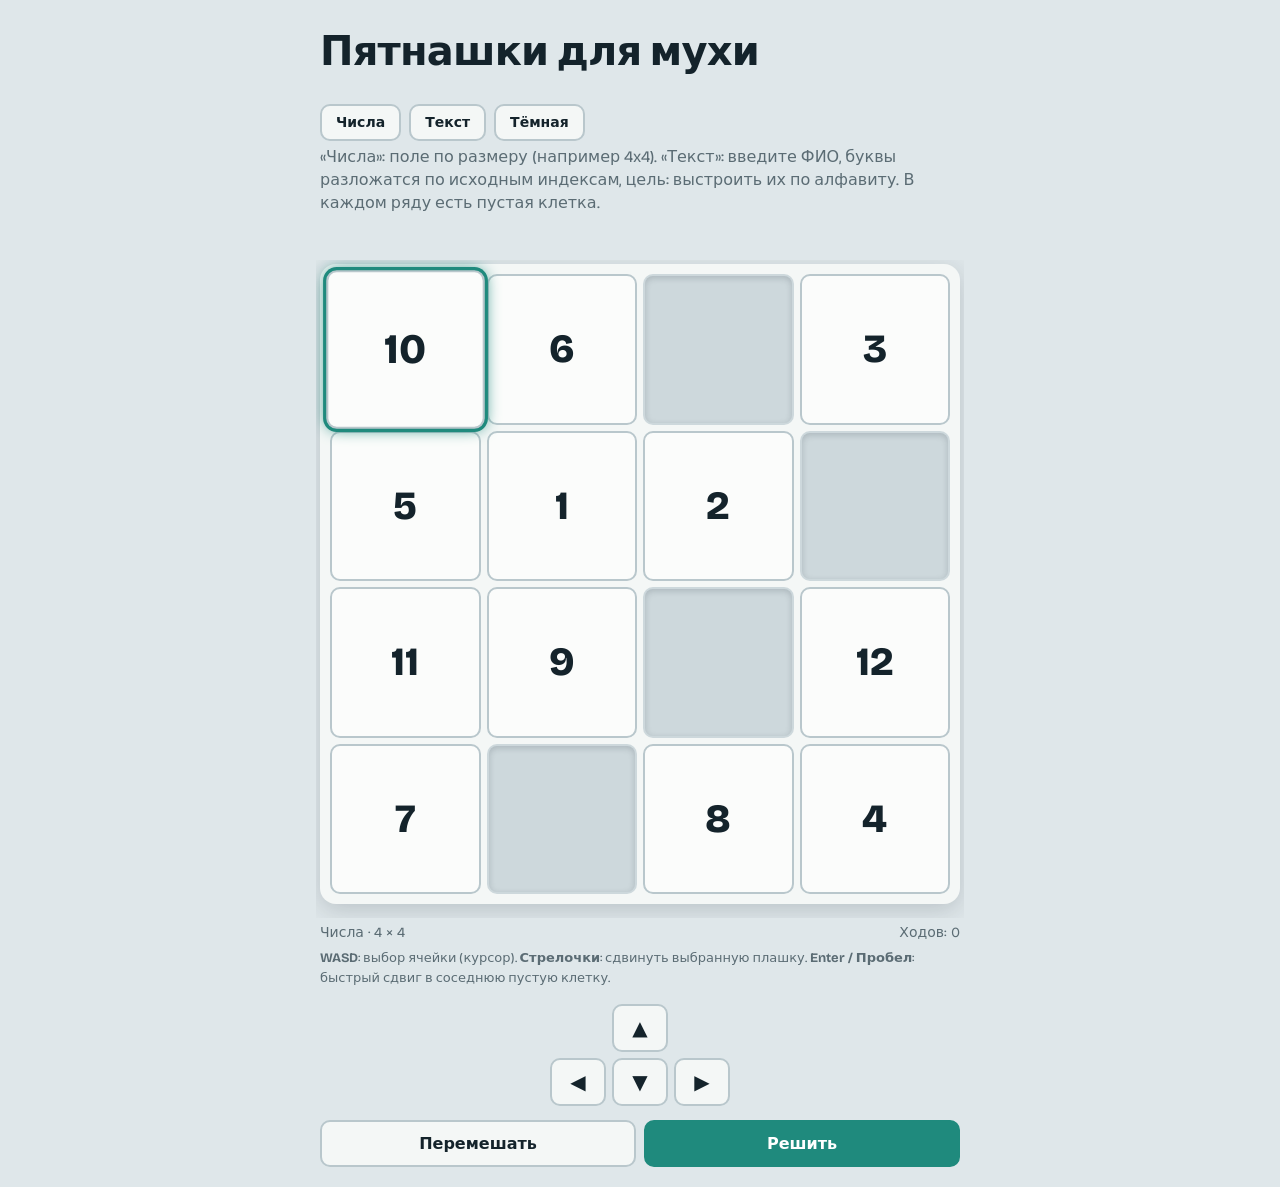
<file: index.html>
<!DOCTYPE html>
<html lang="ru">
<head>
<meta charset="utf-8">
<meta name="viewport" content="width=device-width, initial-scale=1, viewport-fit=cover">
<title>Пятнашки для мухи</title>
<link rel="stylesheet" href="https://fonts.googleapis.com/css2?family=Bricolage+Grotesque:wght@500;700;800&display=swap">
<style>
/* Светлая тема (по умолчанию) */
:root{--bg:#dfe7ea;--panel:#f4f7f6;--ink:#14232b;--muted:#5b6c74;--tile:#fbfcfb;--tile-edge:#b9c7cc;--hole:#cdd8dc;--accent:#1f8a7d;--accent-ink:#fff;--warn:#b3402f;--shadow:rgba(20,35,43,.18);color-scheme:light}
/* Тёмная тема */
:root[data-theme="dark"]{--bg:#0f1a1f;--panel:#17262d;--ink:#e6eef0;--muted:#8fa3ab;--tile:#223841;--tile-edge:#34505b;--hole:#0c1519;--accent:#47c2b2;--accent-ink:#06211d;--warn:#ff8f7a;--shadow:rgba(0,0,0,.5);color-scheme:dark}
@media (prefers-color-scheme:dark){:root:not([data-theme]){--bg:#0f1a1f;--panel:#17262d;--ink:#e6eef0;--muted:#8fa3ab;--tile:#223841;--tile-edge:#34505b;--hole:#0c1519;--accent:#47c2b2;--accent-ink:#06211d;--warn:#ff8f7a;--shadow:rgba(0,0,0,.5);color-scheme:dark}}
*{box-sizing:border-box}
html,body{margin:0}
body{background:var(--bg);color:var(--ink);font-family:"Bricolage Grotesque",system-ui,-apple-system,"Segoe UI",sans-serif;min-height:100vh;padding:max(20px,env(safe-area-inset-top)) 16px max(20px,env(safe-area-inset-bottom));display:flex;justify-content:center;transition:background .2s,color .2s}
main{width:100%;max-width:640px;min-width:0}
.top{display:flex;justify-content:space-between;align-items:start;gap:12px;flex-wrap:wrap}
h1{font-size:clamp(28px,6vw,40px);font-weight:800;letter-spacing:-.02em;margin:8px 0 4px}
.tools{display:flex;gap:8px;flex-wrap:wrap;margin-top:12px}
.lead{color:var(--muted);margin:4px 0 16px;line-height:1.45}
input[type=text]{font:inherit;font-size:18px;font-weight:700;color:var(--ink);background:var(--bg);border:2px solid var(--tile-edge);border-radius:10px;padding:10px 12px;width:100%;text-transform:uppercase}
input:focus-visible,button:focus-visible{outline:3px solid var(--accent);outline-offset:2px}
button{font:inherit;font-weight:700;border-radius:10px;padding:12px 18px;cursor:pointer;background:var(--panel);color:var(--ink);border:2px solid var(--tile-edge)}
button.primary{background:var(--accent);color:var(--accent-ink);border-color:var(--accent)}
button.small{padding:8px 14px;font-size:14px}
button:active{transform:translateY(1px)}
button:disabled{opacity:.5;cursor:not-allowed}
#msg{min-height:1.4em;margin:0 0 10px;font-size:14px;color:var(--muted)}
#msg.err{color:var(--warn)}
#msg.win{color:var(--accent);font-weight:700}
#wrap{overflow-x:auto;padding:4px 4px 14px;margin:0 -4px}
#board{display:grid;gap:6px;padding:10px;background:var(--panel);border-radius:16px;box-shadow:0 6px 24px var(--shadow);user-select:none;-webkit-user-select:none}
.cell{aspect-ratio:1;min-width:0;border-radius:10px;display:flex;align-items:center;justify-content:center;text-align:center;overflow:hidden;font-weight:800;font-size:var(--fs,24px);line-height:1;background:var(--tile);border:2px solid var(--tile-edge);cursor:pointer;transition:transform .12s,box-shadow .12s}
.cell.ok{border-color:var(--accent);color:var(--accent)}
.cell.hole{background:var(--hole);border-color:transparent;box-shadow:inset 0 2px 6px var(--shadow)}
.cell.sel{box-shadow:0 0 0 3px var(--accent),0 0 14px var(--accent);transform:scale(1.05);z-index:1;position:relative}
.cell.hole.sel{box-shadow:inset 0 0 0 3px var(--accent),0 0 10px var(--accent);transform:none}
.hint{margin:8px 0 0;font-size:13px;color:var(--muted);line-height:1.5}
.status{display:flex;justify-content:space-between;gap:12px;margin-top:6px;font-size:14px;color:var(--muted);flex-wrap:wrap}
.actions{display:flex;gap:8px;margin-top:14px;flex-wrap:wrap}
.actions button{flex:1 1 140px}
.pad{display:grid;grid-template-columns:repeat(3,56px);grid-template-rows:repeat(2,48px);gap:6px;margin:16px auto 0;justify-content:center}
.pad button{padding:0;font-size:20px}
.pad .up{grid-column:2;grid-row:1}.pad .lt{grid-column:1;grid-row:2}.pad .dn{grid-column:2;grid-row:2}.pad .rt{grid-column:3;grid-row:2}
.overlay{position:fixed;inset:0;background:rgba(5,12,15,.6);display:none;align-items:center;justify-content:center;padding:20px;z-index:10}
.overlay.open{display:flex}
.dialog{background:var(--panel);border-radius:20px;padding:24px;width:100%;max-width:360px;text-align:center;box-shadow:0 20px 60px var(--shadow)}
.dialog.wide{max-width:520px;text-align:left;max-height:90vh;overflow:auto}
.dialog h2{margin:0 0 6px;font-size:22px}
.dialog p{margin:0 0 14px;color:var(--muted);line-height:1.4}
#preview,#sizeInfo{margin:12px 0;padding:10px;border-radius:10px;background:var(--bg);font-size:14px;color:var(--muted)}
#preview .lbl{margin-top:8px}
#preview .prow{display:flex;flex-wrap:wrap;gap:4px;margin-top:4px}
#preview .chip{padding:1px 6px;border-radius:6px;background:var(--tile);border:1px solid var(--tile-edge);color:var(--ink);font-weight:700;text-align:center;min-width:26px}
#preview .chip small{display:block;font-size:10px;font-weight:500;color:var(--muted)}
#preview .size,#sizeInfo{color:var(--ink);font-weight:700}
#preview.bad .size,#sizeInfo.bad{color:var(--warn)}
.row-btns{display:flex;gap:8px;flex-wrap:wrap}
.row-btns button{flex:1 1 140px}
.sky{position:relative;height:150px;margin-bottom:10px}
#fly{position:absolute;left:50%;top:50%;width:64px;height:64px;margin:-32px 0 0 -32px;animation:orbit 2.4s linear infinite}
#fly svg{width:100%;height:100%;display:block;animation:bob .5s ease-in-out infinite}
.wing{transform-origin:32px 30px;animation:flap .08s linear infinite alternate}
.wing.r{animation-direction:alternate-reverse}
@keyframes orbit{0%{transform:translate(55px,0) rotate(90deg)}25%{transform:translate(0,38px) rotate(180deg)}50%{transform:translate(-55px,0) rotate(270deg)}75%{transform:translate(0,-38px) rotate(360deg)}100%{transform:translate(55px,0) rotate(450deg)}}
@keyframes bob{50%{transform:translateY(-4px)}}
@keyframes flap{from{transform:scaleY(1)}to{transform:scaleY(.35)}}
.track{height:6px;border-radius:3px;background:var(--hole);overflow:hidden;margin-bottom:18px}
.track i{display:block;height:100%;width:35%;background:var(--accent);border-radius:3px;animation:slide 1.3s ease-in-out infinite}
@keyframes slide{0%{margin-left:-35%}100%{margin-left:100%}}
#dialog.done #fly,#dialog.done .track,#dialog.done .sky{display:none}
@media (prefers-reduced-motion:reduce){#fly,#fly svg,.wing,.cell,.track i{animation:none!important;transition:none!important}}
</style>
</head>
<body>
<main>
  <div class="top">
    <h1>Пятнашки для мухи</h1>
    <div class="tools">
      <button id="numBtn" class="small" type="button">Числа</button>
      <button id="textBtn" class="small" type="button">Текст</button>
      <button id="themeBtn" class="small" type="button" aria-label="Переключить тему"></button>
    </div>
  </div>
  <p class="lead">«Числа»: поле по размеру (например 4x4). «Текст»: введите ФИО, буквы разложатся по исходным индексам, цель: выстроить их по алфавиту. В каждом ряду есть пустая клетка.</p>

  <p id="msg" role="status"></p>
  <div id="wrap"><div id="board" aria-label="Игровое поле"></div></div>
  <div class="status"><span id="mode"></span><span>Ходов: <span id="moves">0</span></span></div>
  <p class="hint"><b>WASD</b>: выбор ячейки (курсор). <b>Стрелочки</b>: сдвинуть выбранную плашку. <b>Enter / Пробел</b>: быстрый сдвиг в соседнюю пустую клетку.</p>

  <div class="pad" aria-label="Экранные стрелки для выбранной плитки">
    <button class="up" data-d="up" type="button" aria-label="Плитка вверх">▲</button>
    <button class="lt" data-d="left" type="button" aria-label="Плитка влево">◀</button>
    <button class="dn" data-d="down" type="button" aria-label="Плитка вниз">▼</button>
    <button class="rt" data-d="right" type="button" aria-label="Плитка вправо">▶</button>
  </div>

  <div class="actions">
    <button id="shuffle" type="button">Перемешать</button>
    <button id="solve" class="primary" type="button">Решить</button>
  </div>
</main>

<div id="numMenu" class="overlay" role="dialog" aria-modal="true" aria-labelledby="numTitle">
  <form class="dialog wide" id="numForm">
    <h2 id="numTitle">Поле из чисел</h2>
    <p>Введите размер: «4x4», «3x5» или просто «4». Формат: строки x столбцы.</p>
    <input id="size" type="text" value="4x4" autocomplete="off" spellcheck="false" aria-label="Размер поля">
    <div id="sizeInfo"></div>
    <div class="row-btns">
      <button id="applyNum" class="primary" type="submit">Создать поле</button>
      <button id="closeNum" type="button">Закрыть</button>
    </div>
  </form>
</div>

<form id="textMenu" class="overlay" role="dialog" aria-modal="true" aria-labelledby="textTitle">
  <div class="dialog wide">
    <h2 id="textTitle">Поле из текста</h2>
    <p>Введите строку. Она разобьётся на буквы (всегда в ВЕРХНЕМ РЕГИСТРЕ), встанет в матрицу по исходным индексам. Цель: расставить в алфавитном порядке.</p>
    <input id="fio" type="text" value="ИВАНОВ ИВАН ИВАНОВИЧ" autocomplete="off" spellcheck="false" aria-label="Строка с ФИО">
    <div id="preview"></div>
    <div class="row-btns">
      <button id="applyText" class="primary" type="submit">Создать поле</button>
      <button id="closeText" type="button">Закрыть</button>
    </div>
  </div>
</form>

<div id="modal" class="overlay" role="dialog" aria-modal="true" aria-labelledby="mtitle">
  <div class="dialog" id="dialog">
    <div class="sky">
      <div id="fly">
        <svg viewBox="0 0 64 64" aria-hidden="true">
          <g class="wing"><ellipse cx="18" cy="24" rx="15" ry="8" fill="#9fd6e8" fill-opacity=".75" stroke="#5b8fa3" transform="rotate(-25 18 24)"/></g>
          <g class="wing r"><ellipse cx="46" cy="24" rx="15" ry="8" fill="#9fd6e8" fill-opacity=".75" stroke="#5b8fa3" transform="rotate(25 46 24)"/></g>
          <ellipse cx="32" cy="42" rx="10" ry="15" fill="#2a3a3f"/>
          <ellipse cx="32" cy="26" rx="9" ry="8" fill="#3b4f55"/>
          <circle cx="27" cy="22" r="5" fill="#c8392b"/><circle cx="37" cy="22" r="5" fill="#c8392b"/>
          <circle cx="26" cy="21" r="1.4" fill="#fff"/><circle cx="36" cy="21" r="1.4" fill="#fff"/>
        </svg>
      </div>
    </div>
    <h2 id="mtitle">Муха думает</h2>
    <p id="mtext">Ищет решение, это может занять время.</p>
    <div class="track"><i></i></div>
    <button id="cancel" type="button" style="width:100%">Отмена</button>
  </div>
</div>

<script>
(function(){
  var MAX_ROWS=12, MAX_NUM_COLS=12, MAX_LETTERS=120, MIN_CELL=34;
  var rows=4, cols=4, goal=[], grid=[], moves=0, solving=null, sel=[0,0];
  var textMode=false, startRows=null, modeLabel='Числа';
  var $=function(id){return document.getElementById(id)};
  var board=$('board'), msg=$('msg'), root=document.documentElement;
  function say(t,cls){msg.textContent=t||'';msg.className=cls||''}
  function openDlg(id){$(id).classList.add('open')}
  function closeDlg(id){$(id).classList.remove('open')}

  function applyTheme(t){
    root.setAttribute('data-theme',t);
    $('themeBtn').textContent=t==='dark'?'Светлая':'Тёмная';
  }
  var saved=null;
  try{saved=localStorage.getItem('theme')}catch(e){}
  applyTheme(saved||(window.matchMedia&&matchMedia('(prefers-color-scheme:dark)').matches?'dark':'light'));
  $('themeBtn').addEventListener('click',function(){
    var t=root.getAttribute('data-theme')==='dark'?'light':'dark';
    applyTheme(t);
    try{localStorage.setItem('theme',t)}catch(e){}
  });

  function setGoal(goalRows){
    rows=goalRows.length;
    cols=Math.max.apply(null,goalRows.map(function(r){return r.length}))+1;
    goal=goalRows.map(function(r){var row=r.slice();while(row.length<cols)row.push('');return row});
  }
  
  function numberGoal(r,c){
    var k=1,out=[];
    for(var i=0;i<r;i++){var row=[];for(var j=0;j<c-1;j++)row.push(String(k++));out.push(row)}
    return out;
  }
  
  function isSolved(){
    for(var i=0;i<rows;i++)for(var j=0;j<cols;j++) if(grid[i][j]!==goal[i][j]) return false;
    return true;
  }
  
  function firstTile(){
    for(var i=0;i<rows;i++)for(var j=0;j<cols;j++) if(grid[i][j]!=='') return [i,j];
    return [0,0];
  }
  
  function placeRow(tiles){
    var blanks=cols-tiles.length,pos=[],j;
    for(j=0;j<cols;j++)pos.push(j);
    for(j=cols-1;j>0;j--){var q=Math.floor(Math.random()*(j+1));var t=pos[j];pos[j]=pos[q];pos[q]=t}
    var isBlank={};for(j=0;j<blanks;j++)isBlank[pos[j]]=true;
    var row=[],k=0;
    for(j=0;j<cols;j++) row.push(isBlank[j]?'':tiles[k++]);
    return row;
  }
  
  function generate(){
    var i,j;
    if(textMode){
      // Стартовое состояние: буквы по индексам
      grid=startRows.map(placeRow);
    }else{
      var pool=[];
      goal.forEach(function(r){r.forEach(function(v){if(v)pool.push(v)})});
      // Надежное перемешивание пула
      for(i=pool.length-1;i>0;i--){
          j=Math.floor(Math.random()*(i+1));
          var t=pool[i];pool[i]=pool[j];pool[j]=t;
      }
      var k=0;grid=[];
      for(i=0;i<rows;i++){
        var cnt=0;goal[i].forEach(function(v){if(v)cnt++});
        grid.push(placeRow(pool.slice(k,k+cnt)));
        k+=cnt;
      }
      if(isSolved()&&pool.length>2) return generate();
    }
    moves=0;
    sel=firstTile();
  }

  function render(){
    board.style.gridTemplateColumns='repeat('+cols+',minmax('+MIN_CELL+'px,1fr))';
    board.style.minWidth=(cols*MIN_CELL+(cols-1)*6+20)+'px';
    board.innerHTML='';
    var maxLen=1;
    for(var i=0;i<rows;i++)for(var j=0;j<cols;j++){
      var v=grid[i][j],d=document.createElement('div');
      d.dataset.i=i;d.dataset.j=j;
      d.className='cell'+(v===''?' hole':(v===goal[i][j]?' ok':''))+(sel[0]===i&&sel[1]===j?' sel':'');
      if(v!==''){d.textContent=v;if(v.length>maxLen)maxLen=v.length}
      board.appendChild(d);
    }
    var cw=(board.clientWidth-20-6*(cols-1))/cols;
    board.style.setProperty('--fs',Math.max(11,Math.min(40,cw/(maxLen*0.62+0.9)))+'px');
    $('moves').textContent=moves;
    $('mode').textContent=modeLabel+' · '+rows+' × '+cols;
  }
  window.addEventListener('resize',render);
  
  function afterMove(){
    render();
    if(isSolved()) say('Собрано за '+moves+' ходов.','win'); else say('');
  }
  
  function inside(a,b){return a>=0&&b>=0&&a<rows&&b<cols}

  // Перемещение курсора (WASD)
  function moveSel(di,dj){
    if(solving) return;
    var a=sel[0]+di,b=sel[1]+dj;
    if(!inside(a,b)) return;
    sel=[a,b];render();
  }
  
  // Перемещение самой плашки в указанном направлении (Стрелочки)
  function moveTile(di,dj){
    if(solving) return;
    var i=sel[0],j=sel[1],a=i+di,b=j+dj;
    if(grid[i][j]===''){say('Сначала выберите плашку (WASD или клик).','err');return}
    if(!inside(a,b)||grid[a][b]!=='') return;
    grid[a][b]=grid[i][j];grid[i][j]='';
    sel=[a,b];moves++;afterMove();
  }

  // Быстрый сдвиг по Enter / Пробелу, если плашке есть только один путь
  function quickMoveSelected() {
      if(solving) return;
      var i=sel[0], j=sel[1];
      if(grid[i][j] === '') return;
      var exits = [[0,1],[0,-1],[1,0],[-1,0]].filter(function(d){
          return inside(i+d[0], j+d[1]) && grid[i+d[0]][j+d[1]] === '';
      });
      if(exits.length === 1) moveTile(exits[0][0], exits[0][1]);
  }

  function slide(i,j){
    var d=[[0,1],[0,-1],[1,0],[-1,0]];
    for(var n=0;n<4;n++){
      var a=i+d[n][0],b=j+d[n][1];
      if(inside(a,b)&&grid[a][b]===''&&grid[i][j]!==''){
        grid[a][b]=grid[i][j];grid[i][j]='';
        if(sel[0]===i&&sel[1]===j) sel=[a,b];
        moves++;afterMove();return true;
      }
    }
    return false;
  }
  
  board.addEventListener('click',function(e){
    var c=e.target.closest('.cell');
    if(!c||solving) return;
    var i=+c.dataset.i,j=+c.dataset.j,si=sel[0],sj=sel[1];
    var selIsTile=grid[si][sj]!=='';
    if(grid[i][j]===''){
      if(selIsTile&&Math.abs(i-si)+Math.abs(j-sj)===1){moveTile(i-si,j-sj);return}
      sel=[i,j];render();return;
    }
    if(i===si&&j===sj){
      var exits=[[0,1],[0,-1],[1,0],[-1,0]].filter(function(d){return inside(i+d[0],j+d[1])&&grid[i+d[0]][j+d[1]]===''});
      if(exits.length===1){moveTile(exits[0][0],exits[0][1]);return}
    }
    sel=[i,j];render();
  });

  // Строго разделенное управление
  var MOVE={ArrowUp:[-1,0],ArrowDown:[1,0],ArrowLeft:[0,-1],ArrowRight:[0,1]};
  var CURSOR={w:[-1,0],s:[1,0],a:[0,-1],d:[0,1],'ц':[-1,0],'ы':[1,0],'ф':[0,-1],'в':[0,1]};
  document.addEventListener('keydown',function(e){
    if(e.key==='Escape'){
      if($('modal').classList.contains('open')) $('cancel').click();
      else Array.prototype.forEach.call(document.querySelectorAll('.overlay.open'),function(o){o.classList.remove('open')});
      return;
    }
    if(document.querySelector('.overlay.open')||e.ctrlKey||e.metaKey||e.altKey) return;
    var tag=(e.target.tagName||'').toLowerCase();
    if(tag==='input'||tag==='textarea') return;
    
    var k=e.key.length===1?e.key.toLowerCase():e.key;
    if(MOVE[e.key]){ e.preventDefault(); moveTile(MOVE[e.key][0],MOVE[e.key][1]); }
    else if(CURSOR[k]){ e.preventDefault(); moveSel(CURSOR[k][0],CURSOR[k][1]); }
    else if(e.key==='Enter'||e.key===' '){ e.preventDefault(); quickMoveSelected(); }
  });
  
  var PAD={up:[-1,0],down:[1,0],left:[0,-1],right:[0,1]};
  Array.prototype.forEach.call(document.querySelectorAll('.pad button'),function(b){
    b.addEventListener('click',function(){moveTile(PAD[b.dataset.d][0],PAD[b.dataset.d][1])});
  });
  
  $('shuffle').addEventListener('click',function(){if(solving)return;generate();render();say('')});

  function parseSize(s){
    var n=(s.match(/\d+/g)||[]).map(Number);
    if(n.length<1||n.length>2) return {error:'Не понял размер. Пример: 4x4, 3x5 или 4.'};
    var r=n[0],c=n.length===2?n[1]:n[0];
    if(r<2||c<2) return {error:'Минимум 2 строки и 2 столбца.'};
    if(r>MAX_ROWS||c>MAX_NUM_COLS) return {error:'Максимум '+MAX_ROWS+' × '+MAX_NUM_COLS+'.'};
    return {r:r,c:c};
  }
  
  function updateSizeInfo(){
    var p=parseSize($('size').value),box=$('sizeInfo');
    box.className=p.error?'bad':'';
    box.textContent=p.error||('Поле '+p.r+' × '+p.c+', чисел: '+p.r*(p.c-1));
    $('applyNum').disabled=!!p.error;
    return p;
  }
  
  $('numBtn').addEventListener('click',function(){openDlg('numMenu');updateSizeInfo();$('size').focus();$('size').select()});
  $('closeNum').addEventListener('click',function(){closeDlg('numMenu')});
  $('size').addEventListener('input',updateSizeInfo);
  
  $('numForm').addEventListener('submit',function(e){
    e.preventDefault();
    var p=updateSizeInfo();
    if(p.error) return;
    textMode=false;modeLabel='Числа';
    setGoal(numberGoal(p.r,p.c));
    generate();
    render();
    closeDlg('numMenu');
    say('Создано числовое поле '+rows+' × '+cols+'.');
  });

  function splitLetters(s){
    return Array.from(s.toUpperCase().replace(/[^\p{L}\p{N}]/gu,''));
  }
  function byAlphabet(a,b){return a.localeCompare(b,'ru')}
  
  function planCounts(n){
    var best=null;
    for(var r=2;r<=MAX_ROWS;r++){
      var k=Math.ceil(n/r),cost=Math.abs(r-(k+1))*10+(r*k-n);
      if(!best||cost<best.cost) best={r:r,cost:cost};
    }
    var base=Math.floor(n/best.r),extra=n%best.r,counts=[];
    for(var i=0;i<best.r;i++) counts.push(base+(i<extra?1:0));
    return counts;
  }
  
  function chunk(arr,counts){
    var out=[],p=0;
    counts.forEach(function(c){out.push(arr.slice(p,p+c));p+=c});
    return out;
  }
  
  function textPlan(){
    var letters=splitLetters($('fio').value);
    if(letters.length<2) return {error:'Нужно минимум 2 буквы.',letters:letters};
    if(letters.length>MAX_LETTERS) return {error:'Слишком длинная строка.',letters:letters};
    var counts=planCounts(letters.length);
    // Исходная строка - это letters, Цель - это sorted.
    return {letters:letters,sorted:letters.slice().sort(byAlphabet),counts:counts};
  }
  
  function chips(arr,withIdx){
    var row=document.createElement('div');row.className='prow';
    arr.forEach(function(t,i){
      var c=document.createElement('span');c.className='chip';c.textContent=t;
      if(withIdx){var s=document.createElement('small');s.textContent=i;c.appendChild(s)}
      row.appendChild(c);
    });
    return row;
  }
  
  function updatePreview(){
    var p=textPlan(),box=$('preview');
    box.className=p.error?'bad':'';box.innerHTML='';
    var size=document.createElement('div');size.className='size';
    var maxCnt=p.counts?Math.max.apply(null,p.counts):0;
    size.textContent=p.error||('Букв: '+p.letters.length+'. Матрица: '+p.counts.length+' × '+(maxCnt+1));
    box.appendChild(size);
    if(!p.error){
      var a=document.createElement('div');a.className='lbl';a.textContent='Старт (по индексам):';box.appendChild(a);
      box.appendChild(chips(p.letters,true));
      var b=document.createElement('div');b.className='lbl';b.textContent='Цель (по алфавиту):';box.appendChild(b);
      box.appendChild(chips(p.sorted,false));
    }
    $('applyText').disabled=!!p.error;
    return p;
  }
  
  $('textBtn').addEventListener('click',function(){openDlg('textMenu');updatePreview();$('fio').focus();$('fio').select()});
  $('closeText').addEventListener('click',function(){closeDlg('textMenu')});
  
  $('fio').addEventListener('input',function(){
    var s=this.selectionStart;
    this.value=this.value.toUpperCase(); // Принудительно верхний регистр
    try{this.setSelectionRange(s,s)}catch(e){}
    updatePreview();
  });
  
  $('textMenu').addEventListener('submit',function(e){
    e.preventDefault();
    var p=updatePreview();
    if(p.error) return;
    textMode=true;modeLabel='Текст';
    startRows=chunk(p.letters,p.counts); // Старт: строка разбитая по индексам
    setGoal(chunk(p.sorted,p.counts));   // Цель: алфавитный порядок
    generate();render();
    closeDlg('textMenu');
    say('Поле '+rows+' × '+cols+': '+p.letters.length+' букв, цель: алфавитный порядок.');
  });

  function wait(ms,signal){
    return new Promise(function(res,rej){
      var t=setTimeout(res,ms);
      signal.addEventListener('abort',function(){clearTimeout(t);rej(new DOMException('abort','AbortError'))});
    });
  }
  
  function openModal(){$('dialog').classList.remove('done');$('mtitle').textContent='Муха думает';$('mtext').textContent='Ищет решение, это может занять время.';$('cancel').textContent='Отмена';openDlg('modal');$('cancel').focus()}
  function copy(a){return a.map(function(r){return r.slice()})}

  $('solve').addEventListener('click',async function(){
    if(solving) return;
    if(isSolved()){say('Уже собрано.','win');return}
    var ctl=new AbortController();solving=ctl;
    $('solve').disabled=true;openModal();
    try{
      var plan=null;
      if(typeof window.flySolver==='function'){
        plan=await window.flySolver({rows:rows,cols:cols,grid:copy(grid),goal:copy(goal)},ctl.signal);
      }else{
        await wait(4000,ctl.signal);
      }
      if(!plan){
        $('dialog').classList.add('done');
        $('mtitle').textContent='Мозг мухи ещё не подключён';
        $('mtext').textContent='Здесь появится решение, когда муху научат играть.';
        $('cancel').textContent='Закрыть';
        return;
      }
      closeDlg('modal');
      for(var s=0;s<plan.length;s++){
        if(ctl.signal.aborted) break;
        slide(plan[s][0],plan[s][1]);
        await wait(250,ctl.signal);
      }
    }catch(err){
      if(err&&err.name!=='AbortError'){say('Ошибка решателя: '+err.message,'err');closeDlg('modal')}
    }finally{
      solving=null;$('solve').disabled=false;
    }
  });
  
  $('cancel').addEventListener('click',function(){
    if(solving) solving.abort();
    closeDlg('modal');
  });

  setGoal(numberGoal(4,4));generate();render();
})();
</script>
</body>
</html>
</file>
